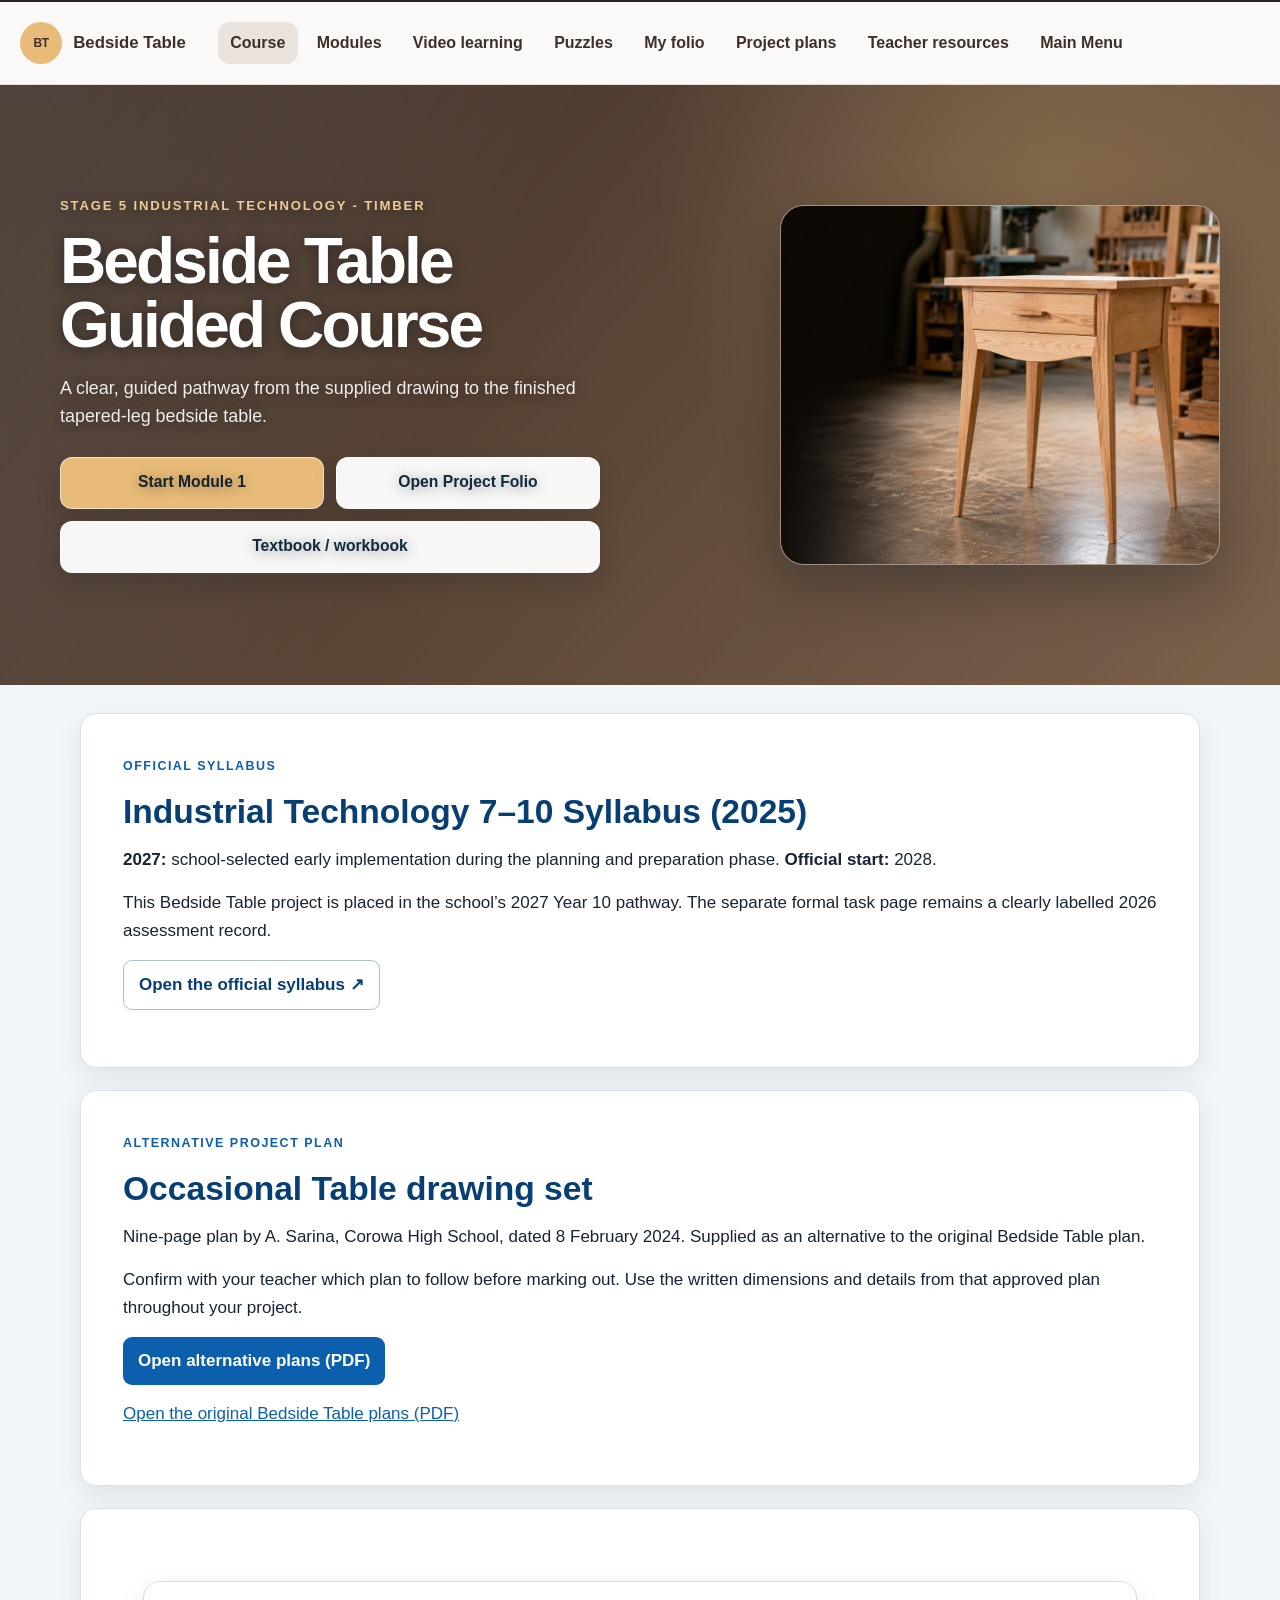
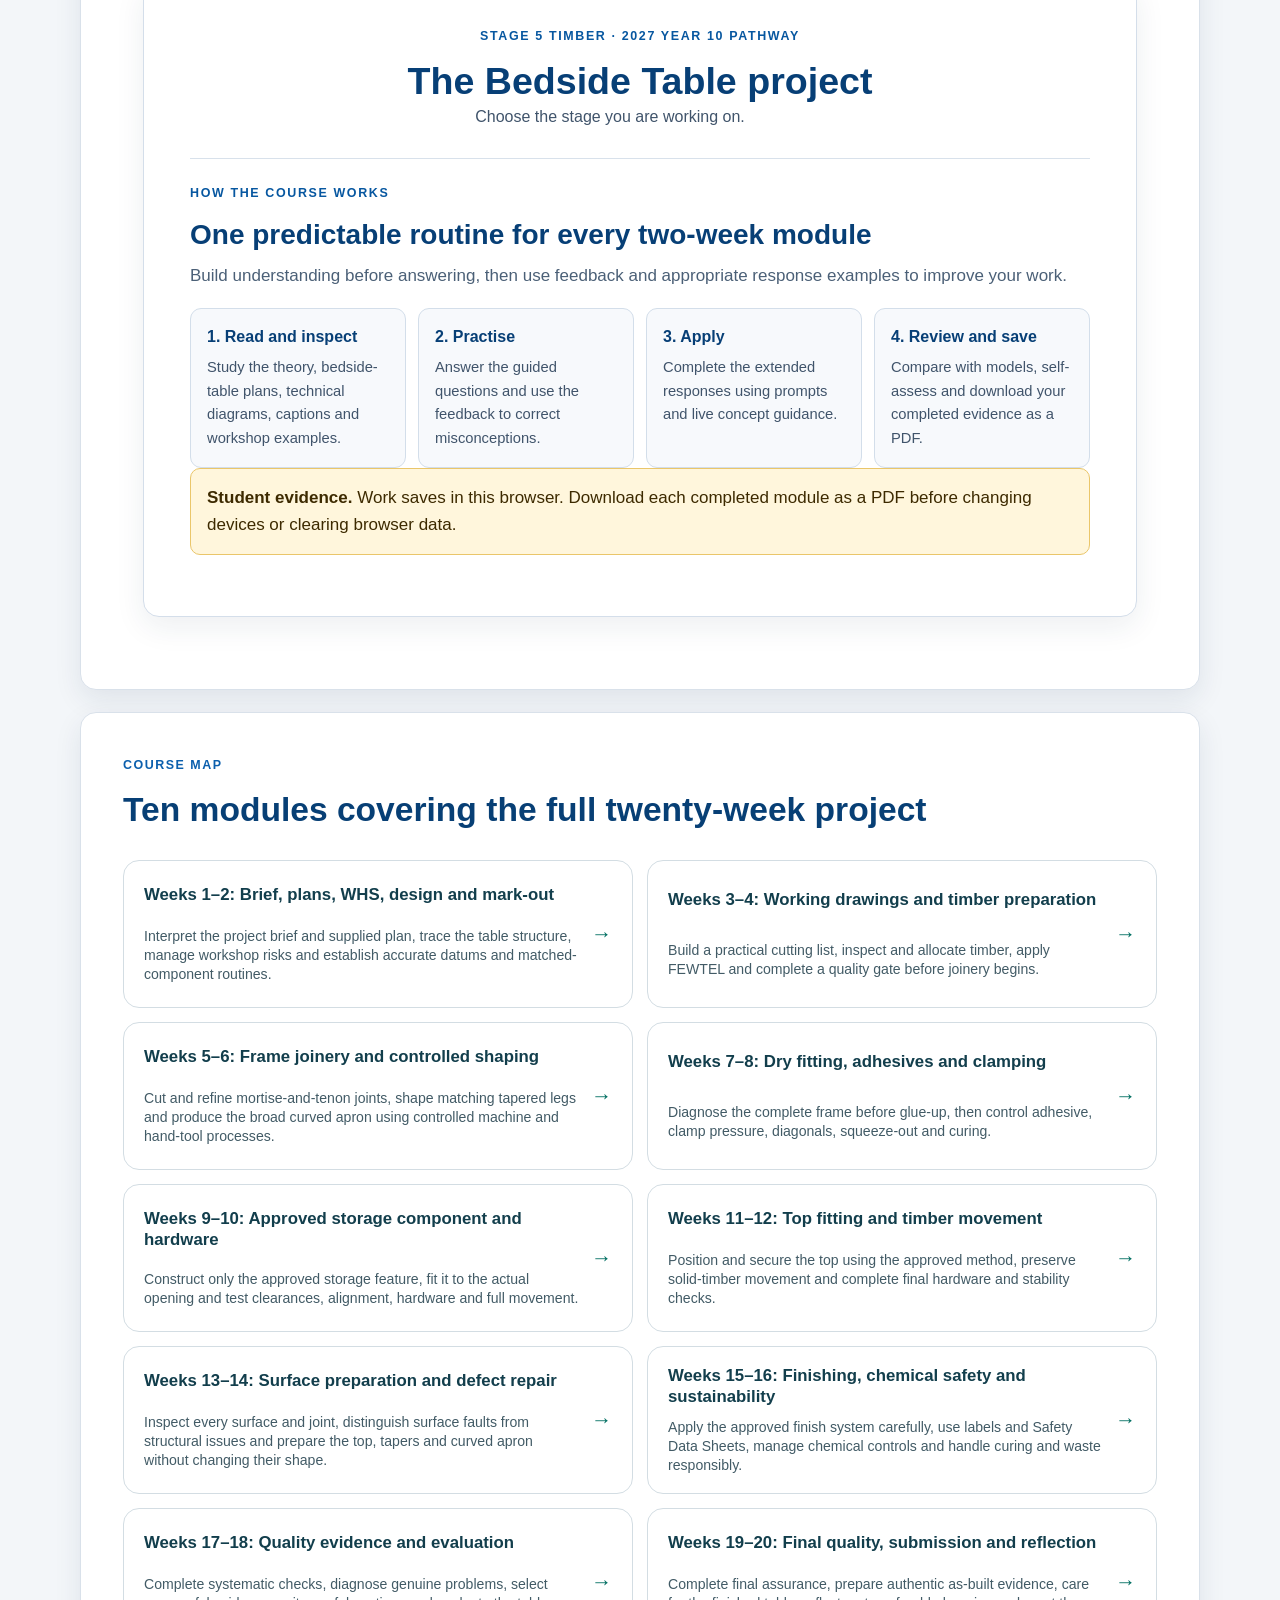
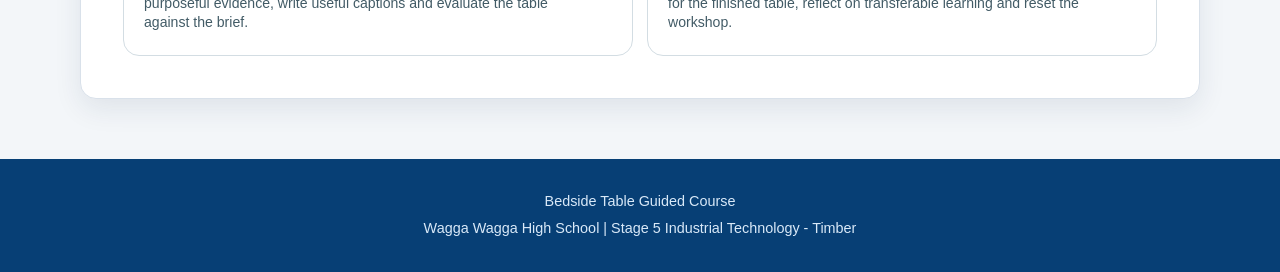
<file: index.html>
<!doctype html>
<html lang="en-AU">
<head>
<meta charset="utf-8"/>
<meta content="width=device-width, initial-scale=1" name="viewport"/>
<meta content="Complete twenty-week Bedside Table guided learning course for Stage 5 Industrial Technology - Timber." name="description"/>
<title>Bedside Table | Stage 5 Industrial Technology - Timber</title>
<link href="styles/course.css" rel="stylesheet"/>
<link href="shared/sister-site.css" rel="stylesheet" data-sister-site-styles/>
<link href="course-family-hero.css" rel="stylesheet"/>
<link href="front-page-cleanup.css" rel="stylesheet"/>
<script src="shared/hub-navigation.js" defer></script>
  <link rel="stylesheet" href="course-family-intro.css">
  </head>
<body>
<a class="skip-link" href="#main-content">Skip to course pages</a>
<header class="hero landing-hero sister-hero course-family-hero" style="--hero-start:#3e3029;--hero-end:#765a43;--hero-accent:#e8bc78">
<div class="hero-inner course-family-hero-inner">
<div class="hero-copy">
<p class="eyebrow">Stage 5 Industrial Technology - Timber</p>
<h1>Bedside Table Guided Course</h1>
<p class="hero-subtitle">A clear, guided pathway from the supplied drawing to the finished tapered-leg bedside table.</p>
<div class="hero-actions">
<a class="button-link" href="weeks1-2/index.html">Start Module 1</a>
<a class="button-link secondary" href="bedside-table-folio.html">Open Project Folio</a>
          <a class="button-link secondary" href="https://stevencowell.github.io/Main-Page/textbook-library/#bedside-table">Textbook / workbook</a>
</div>
</div>
<figure class="hero-showcase"><img alt="Completed light-timber bedside table with tapered legs and a broad curved front apron" class="hero-chair" src="assets/bedside-table-hero-v2.png"/></figure>
</div>
</header>
<main class="landing-main" id="main-content">
<section class="card course-authority-note" aria-labelledby="official-syllabus-title">
<p class="section-kicker">Official syllabus</p>
<h2 id="official-syllabus-title">Industrial Technology 7–10 Syllabus (2025)</h2>
<p><strong>2027:</strong> school-selected early implementation during the planning and preparation phase. <strong>Official start:</strong> 2028.</p>
<p>This Bedside Table project is placed in the school’s 2027 Year 10 pathway. The separate formal task page remains a clearly labelled 2026 assessment record.</p>
<p><a class="button-link secondary" href="https://curriculum.nsw.edu.au/learning-areas/tas/industrial-technology-7-10-2025/overview/course" target="_blank" rel="noopener">Open the official syllabus ↗</a></p>
</section>
<section class="card" id="alternative-project-plan" aria-labelledby="alternative-plan-title">
<p class="section-kicker">Alternative project plan</p>
<h2 id="alternative-plan-title">Occasional Table drawing set</h2>
<p>Nine-page plan by A. Sarina, Corowa High School, dated 8 February 2024. Supplied as an alternative to the original Bedside Table plan.</p>
<p>Confirm with your teacher which plan to follow before marking out. Use the written dimensions and details from that approved plan throughout your project.</p>
<p><a class="button-link" href="Occasional-Table-Alternative-Plans.pdf" target="_blank" rel="noopener">Open alternative plans (PDF)</a></p>
<p><a href="Bedside-Table-Project-Plans.pdf" target="_blank" rel="noopener">Open the original Bedside Table plans (PDF)</a></p>
</section>
<section aria-labelledby="course-path-title" class="course-path card">
    <section class="course-family-intro" aria-labelledby="course-family-intro-title">
  <div class="course-family-intro__inner">
    <header class="course-family-intro__heading">
      <p class="course-family-intro__eyebrow">Stage 5 Timber · 2027 Year 10 pathway</p>
      <h2 id="course-family-intro-title">The Bedside Table project</h2>
      <p class="course-family-intro__lede">Choose the stage you are working on.</p>
    </header>
    <div class="course-family-intro__routine">
      <div class="course-family-intro__routine-heading">
        <p class="course-family-intro__eyebrow">How the course works</p>
        <h3>One predictable routine for every two-week module</h3>
        <p>Build understanding before answering, then use feedback and appropriate response examples to improve your work.</p>
      </div>
      <div class="course-family-intro__cards">
      <article class="course-family-intro__card"><h4>1. Read and inspect</h4><p>Study the theory, bedside-table plans, technical diagrams, captions and workshop examples.</p></article>
      <article class="course-family-intro__card"><h4>2. Practise</h4><p>Answer the guided questions and use the feedback to correct misconceptions.</p></article>
      <article class="course-family-intro__card"><h4>3. Apply</h4><p>Complete the extended responses using prompts and live concept guidance.</p></article>
      <article class="course-family-intro__card"><h4>4. Review and save</h4><p>Compare with models, self-assess and download your completed evidence as a PDF.</p></article>
      </div>
    </div>
    <p class="course-family-intro__evidence"><strong>Student evidence.</strong> Work saves in this browser. Download each completed module as a PDF before changing devices or clearing browser data.</p>

  </div>
</section><div class="phase-grid">
<a class="phase-card current" href="weeks1-2/index.html">
<span class="phase-number">1</span><span class="phase-title">Weeks 1–2: Start the project</span>
</a>
<a class="phase-card" href="weeks3-4/index.html">
<span class="phase-number">2</span><span class="phase-title">Weeks 3–8: Prepare and build the frame</span>
</a>
<a class="phase-card" href="weeks9-10/index.html">
<span class="phase-number">3</span><span class="phase-title">Weeks 9–14: Fit components and prepare surfaces</span>
</a>
<a class="phase-card" href="weeks15-16/index.html">
<span class="phase-number">4</span><span class="phase-title">Weeks 15–20: Finish, evaluate and submit</span>
</a>
</div>
</section>
<section aria-labelledby="course-context-title" class="card front-page-extra">
<p class="section-kicker">Course context</p>
<h2 id="course-context-title">Outcomes and assessment retained from the project unit</h2>
<div class="two-column learning-grid">
<div class="learning-panel">
<h3>Assessment weighting</h3>
<p><strong>Formal Task 2 – 50%</strong><br/>Project 2 + Folio · due Term 3, Week 10</p>
<p><a class="button-link secondary" href="assessment-notification.html">Open the 2026 formal task notification</a></p>
<p class="muted">The guided pages build theory understanding and written evidence. Practical performance and teacher judgement remain separate.</p>
</div>
<div class="learning-panel success">
<h3>Syllabus coverage</h3>
<p>The outcome list provides course context. It does not mean every outcome is separately assessed in this project; use the current project assessment and folio requirements for the evidence expected here.</p>
</div>
</div>
<details class="outcomes-details">
<summary>View the nine 2025 syllabus outcomes</summary>
<ol class="outcome-list">
<li><strong>INT5-SAF-01:</strong> applies risk management and safe work practices in industrial technology contexts.</li>
<li><strong>INT5-COM-01:</strong> communicates ideas and processes in industrial technology contexts.</li>
<li><strong>INT5-ENV-01:</strong> assesses the impact of industrial activities and practices on society and the environment.</li>
<li><strong>INT5-DES-01:</strong> selects and applies design, project management and technical skills in project production.</li>
<li><strong>INT5-USE-01:</strong> selects and justifies the use of materials, tools and equipment to undertake projects.</li>
<li><strong>INT5-EVL-01:</strong> evaluates the functional, aesthetic, economic and environmental qualities of products.</li>
<li><strong>INT5-INP-01:</strong> analyses and applies a range of industrial processes in production contexts.</li>
<li><strong>INT5-PRO-01:</strong> demonstrates practical skills in the production of projects.</li>
<li><strong>INT5-IND-01:</strong> investigates and explains a range of industry careers, enterprise opportunities and practices.</li>
</ol>
</details>
</section>
<section class="card module-pathway" hidden="">
<div class="overview-heading">
<div><p class="section-kicker">Course map</p><h2>Ten modules covering the full twenty-week project</h2></div>
<div class="time-badge">All modules ready</div>
</div>
<div class="week-grid">
<article class="week-card available">
<span class="status">Available</span>
<h3>Weeks 1–2: Brief, plans, WHS, design and mark-out</h3>
<p>Interpret the project brief and supplied plan, trace the table structure, manage workshop risks and establish accurate datums and matched-component routines.</p>
<div class="topics"><span>Project brief</span><span>Plans</span><span>WHS</span><span>Design decisions</span><span>Datums</span></div>
<a class="button-link" href="weeks1-2/index.html">Open Weeks 1–2 →</a>
</article>
<article class="week-card available">
<span class="status">Available</span>
<h3>Weeks 3–4: Working drawings and timber preparation</h3>
<p>Build a practical cutting list, inspect and allocate timber, apply FEWTEL and complete a quality gate before joinery begins.</p>
<div class="topics"><span>Working drawings</span><span>Cutting list</span><span>Timber defects</span><span>FEWTEL</span><span>Labels</span></div>
<a class="button-link" href="weeks3-4/index.html">Open Weeks 3–4 →</a>
</article>
<article class="week-card available">
<span class="status">Available</span>
<h3>Weeks 5–6: Frame joinery and controlled shaping</h3>
<p>Cut and refine mortise-and-tenon joints, shape matching tapered legs and produce the broad curved apron using controlled machine and hand-tool processes.</p>
<div class="topics"><span>Frame components</span><span>Mortise and tenon</span><span>Mortiser</span><span>Tapered legs</span><span>Curved apron</span></div>
<a class="button-link" href="weeks5-6/index.html">Open Weeks 5–6 →</a>
</article>
<article class="week-card available">
<span class="status">Available</span>
<h3>Weeks 7–8: Dry fitting, adhesives and clamping</h3>
<p>Diagnose the complete frame before glue-up, then control adhesive, clamp pressure, diagonals, squeeze-out and curing.</p>
<div class="topics"><span>Dry fit</span><span>Assembly order</span><span>Adhesives</span><span>Clamping</span><span>Diagonals</span></div>
<a class="button-link" href="weeks7-8/index.html">Open Weeks 7–8 →</a>
</article>
<article class="week-card available">
<span class="status">Available</span>
<h3>Weeks 9–10: Approved storage component and hardware</h3>
<p>Construct only the approved storage feature, fit it to the actual opening and test clearances, alignment, hardware and full movement.</p>
<div class="topics"><span>Approved storage</span><span>Actual opening</span><span>Clearances</span><span>Hardware</span><span>Pilot holes</span></div>
<a class="button-link" href="weeks9-10/index.html">Open Weeks 9–10 →</a>
</article>
<article class="week-card available">
<span class="status">Available</span>
<h3>Weeks 11–12: Top fitting and timber movement</h3>
<p>Position and secure the top using the approved method, preserve solid-timber movement and complete final hardware and stability checks.</p>
<div class="topics"><span>Top alignment</span><span>Timber movement</span><span>Fixing method</span><span>Hardware checks</span><span>Stability</span></div>
<a class="button-link" href="weeks11-12/index.html">Open Weeks 11–12 →</a>
</article>
<article class="week-card available">
<span class="status">Available</span>
<h3>Weeks 13–14: Surface preparation and defect repair</h3>
<p>Inspect every surface and joint, distinguish surface faults from structural issues and prepare the top, tapers and curved apron without changing their shape.</p>
<div class="topics"><span>Inspection</span><span>Abrasives</span><span>Tapered surfaces</span><span>Curved apron</span><span>Defect repair</span></div>
<a class="button-link" href="weeks13-14/index.html">Open Weeks 13–14 →</a>
</article>
<article class="week-card available">
<span class="status">Available</span>
<h3>Weeks 15–16: Finishing, chemical safety and sustainability</h3>
<p>Apply the approved finish system carefully, use labels and Safety Data Sheets, manage chemical controls and handle curing and waste responsibly.</p>
<div class="topics"><span>Finish system</span><span>Application</span><span>Curing</span><span>Chemical safety</span><span>SDS</span></div>
<a class="button-link" href="weeks15-16/index.html">Open Weeks 15–16 →</a>
</article>
<article class="week-card available">
<span class="status">Available</span>
<h3>Weeks 17–18: Quality evidence and evaluation</h3>
<p>Complete systematic checks, diagnose genuine problems, select purposeful evidence, write useful captions and evaluate the table against the brief.</p>
<div class="topics"><span>Quality checks</span><span>Problem solving</span><span>Evidence</span><span>Captions</span><span>Evaluation</span></div>
<a class="button-link" href="weeks17-18/index.html">Open Weeks 17–18 →</a>
</article>
<article class="week-card available">
<span class="status">Available</span>
<h3>Weeks 19–20: Final quality, submission and reflection</h3>
<p>Complete final assurance, prepare authentic as-built evidence, care for the finished table, reflect on transferable learning and reset the workshop.</p>
<div class="topics"><span>Final inspection</span><span>Diagnosis</span><span>Care</span><span>Submission</span><span>Reflection</span></div>
<a class="button-link" href="weeks19-20/index.html">Open Weeks 19–20 →</a>
</article>
</div>
</section>
<section class="card resource-row front-page-extra">
<div>
<p class="section-kicker">Core project resource</p>
<h2>Bedside Table Project Plan</h2>
<p class="muted">The supplied project drawing is included locally. Use its written dimensions, views, notes and teacher directions rather than measuring the displayed image.</p>
</div>
<div><a class="button-link" href="Bedside-Table-Project-Plans.pdf" rel="noopener" target="_blank">Open the supplied plan</a></div>
</section>
</main>
<footer>
<p>Bedside Table Guided Course</p>
<p>Wagga Wagga High School | Stage 5 Industrial Technology - Timber</p>
</footer>
  <script src="vendor/html2canvas.min.js"></script>
  </body>
</html>
</file>
<file: styles/course.css>
:root {
  --brand: #0b5fad;
  --brand-dark: #073f75;
  --brand-light: #eaf4ff;
  --accent: #0d7a68;
  --accent-light: #e8f7f3;
  --amber: #9a6400;
  --amber-light: #fff5d9;
  --danger: #a62e2e;
  --danger-light: #fff0f0;
  --ink: #182334;
  --muted: #5a6778;
  --line: #d9e1ea;
  --surface: #ffffff;
  --background: #f3f6f9;
  --shadow: 0 10px 28px rgba(25, 48, 74, 0.09);
  --radius: 16px;
}

* { box-sizing: border-box; }
html { scroll-behavior: smooth; }
body {
  margin: 0;
  font-family: Arial, Helvetica, sans-serif;
  color: var(--ink);
  background: var(--background);
  line-height: 1.65;
  font-size: 17px;
}
img { max-width: 100%; }
a { color: var(--brand); }
button, input, textarea { font: inherit; }
button { cursor: pointer; }
.visually-hidden { position: absolute !important; width: 1px !important; height: 1px !important; padding: 0 !important; margin: -1px !important; overflow: hidden !important; clip: rect(0,0,0,0) !important; white-space: nowrap !important; border: 0 !important; }

.skip-link {
  position: absolute;
  top: -100px;
  left: 16px;
  z-index: 1000;
  padding: 10px 16px;
  background: #fff;
  color: var(--brand-dark);
  border-radius: 8px;
}
.skip-link:focus { top: 16px; }

.course-bar {
  background: #fff;
  border-bottom: 1px solid var(--line);
  position: sticky;
  top: 0;
  z-index: 30;
  box-shadow: 0 4px 14px rgba(25,48,74,.07);
}
.course-bar-inner {
  width: min(1180px, calc(100% - 36px));
  min-height: 58px;
  margin: 0 auto;
  display: flex;
  justify-content: space-between;
  align-items: center;
  gap: 18px;
}
.course-brand { color: var(--brand-dark); text-decoration: none; font-weight: 900; }
.course-links { display: flex; flex-wrap: wrap; gap: 7px; }
.course-links a {
  color: var(--brand-dark);
  text-decoration: none;
  font-weight: 800;
  padding: 7px 10px;
  border-radius: 8px;
}
.course-links a:hover, .course-links a:focus, .course-links a.active { background: var(--brand-light); color: var(--brand); }

.hero {
  background: linear-gradient(125deg, var(--brand-dark), var(--brand));
  color: #fff;
  overflow: hidden;
}
.landing-hero {
  background-color: var(--brand-dark);
  background-image:
    linear-gradient(90deg, rgba(8, 31, 47, .96) 0%, rgba(8, 31, 47, .88) 42%, rgba(8, 31, 47, .42) 72%, rgba(8, 31, 47, .16) 100%),
    url("../assets/bedside-table-hero-v2.png");
  background-position: center, right center;
  background-size: 100% 100%, auto 100%;
  background-repeat: no-repeat, no-repeat;
}
.landing-hero .hero-inner {
  grid-template-columns: minmax(0, 780px) 1fr;
  min-height: clamp(330px, 34vw, 410px);
}
.landing-hero .hero-copy { text-shadow: 0 2px 14px rgba(0, 0, 0, .4); }
.landing-hero .hero-chair { display: none; }
.hero-inner {
  width: min(1180px, calc(100% - 36px));
  margin: 0 auto;
  min-height: 325px;
  display: grid;
  grid-template-columns: 1fr 280px;
  gap: 30px;
  align-items: center;
  position: relative;
}
.hero-copy { padding: 44px 0; position: relative; z-index: 2; }
.eyebrow, .section-kicker {
  margin: 0 0 6px;
  font-size: .78rem;
  letter-spacing: .12em;
  text-transform: uppercase;
  font-weight: 800;
}
.hero h1 { font-size: clamp(2.25rem, 5vw, 4.2rem); line-height: 1.05; margin: 0 0 10px; }
.hero-subtitle { font-size: clamp(1.1rem, 2vw, 1.4rem); margin: 0 0 20px; max-width: 790px; }
.hero-pills { display: flex; flex-wrap: wrap; gap: 9px; }
.hero-pills span {
  background: rgba(255,255,255,.14);
  border: 1px solid rgba(255,255,255,.32);
  border-radius: 999px;
  padding: 7px 12px;
  font-weight: 700;
  font-size: .9rem;
}
.hero-chair {
  max-height: 290px;
  width: auto;
  justify-self: center;
  filter: drop-shadow(0 18px 20px rgba(0,0,0,.28));
}

.lesson-hero {
  background-image:
    linear-gradient(90deg, rgba(8, 31, 47, .94) 0%, rgba(8, 31, 47, .80) 45%, rgba(8, 31, 47, .34) 76%, rgba(8, 31, 47, .16) 100%),
    url("../assets/bedside-table-hero-v2.png");
  background-position: center;
  background-size: cover;
  color: #fff;
}
.lesson-hero .hero-inner { min-height: 275px; grid-template-columns: 1fr; }
.lesson-hero .hero-copy { padding: 42px 0; max-width: 760px; text-shadow: 0 2px 14px rgba(0, 0, 0, .4); }
.lesson-hero .eyebrow { color: #fff; }
.lesson-hero h1 { color: #fff; font-size: clamp(2.5rem, 4.6vw, 3.8rem); margin-bottom: 6px; }
.lesson-hero .hero-subtitle { color: rgba(255,255,255,.94); font-size: clamp(1.05rem, 1.9vw, 1.25rem); margin-bottom: 0; }
.lesson-hero .hero-chair { display: none; }
.lesson-hero .hero-pills { display: none; }
.lesson-hero + main { margin-top: 30px; }
.lesson-hero + main .lesson-overview .roadmap { grid-template-columns: repeat(3, 1fr); margin: 18px 0 0; }
.lesson-hero + main .lesson-overview .roadmap li { min-height: 0; padding: 8px 14px; border: 0; border-left: 4px solid var(--brand); border-radius: 0; background: transparent; }
.lesson-hero + main .lesson-overview .roadmap li:nth-child(n+4) { display: none; }
.lesson-hero + main .lesson-overview .learning-grid { display: none; }

main { width: min(1120px, calc(100% - 34px)); margin: -24px auto 60px; position: relative; z-index: 3; }
.card {
  background: var(--surface);
  border: 1px solid var(--line);
  border-radius: var(--radius);
  box-shadow: var(--shadow);
  padding: clamp(22px, 4vw, 42px);
  margin: 0 0 22px;
}
.welcome-card {
  background: linear-gradient(145deg, #fff, #f4fbf9);
  border-top: 6px solid var(--accent);
}
.welcome-card h2 { color: var(--brand-dark); margin-bottom: 8px; }
.welcome-card p:last-child { font-size: 1.08rem; margin-bottom: 0; max-width: 880px; }
.card h2 { margin: 0 0 14px; color: var(--brand-dark); font-size: clamp(1.55rem, 2.8vw, 2.1rem); line-height: 1.2; }
.card h3 { margin: 28px 0 8px; color: var(--ink); font-size: 1.15rem; }
.card p { margin: 0 0 15px; }
.section-kicker { color: var(--brand); }
.muted { color: var(--muted); }
.lead { font-size: 1.1rem; color: #33465d; }
.small-note { color: var(--muted); font-size: .88rem; margin-top: 18px !important; }

.student-strip { display: grid; grid-template-columns: 1fr minmax(300px, 1.2fr) auto; gap: 22px; align-items: end; }
.student-strip h2 { font-size: 1.35rem; margin-bottom: 4px; }
.student-fields { display: grid; grid-template-columns: 1fr 1fr 1fr; gap: 12px; }
.student-fields label span { display: block; font-weight: 800; margin-bottom: 5px; font-size: .9rem; }
input[type="text"] {
  width: 100%;
  border: 1px solid #aebccc;
  border-radius: 9px;
  padding: 11px 12px;
  background: #fff;
  color: var(--ink);
}
input[type="text"]:focus, textarea:focus { outline: 3px solid rgba(11,95,173,.18); border-color: var(--brand); }
.save-status { align-self: center; color: var(--accent); font-weight: 800; font-size: .88rem; min-width: 78px; text-align: right; }

.overview-heading, .activity-heading { display: flex; justify-content: space-between; gap: 22px; align-items: flex-start; }
.time-badge { background: var(--brand-light); color: var(--brand-dark); font-weight: 800; padding: 9px 13px; border-radius: 999px; white-space: nowrap; }
.roadmap { list-style: none; padding: 0; margin: 24px 0; display: grid; grid-template-columns: repeat(5, 1fr); gap: 10px; }
.roadmap li { border: 1px solid var(--line); border-radius: 12px; padding: 14px; background: #fafcff; min-height: 112px; }
.roadmap strong { display: block; color: var(--brand); margin-bottom: 5px; }
.roadmap span { color: var(--muted); font-size: .93rem; line-height: 1.45; display: block; }
.module-summary { margin: 4px 0 20px !important; color: var(--muted); font-size: 1.05rem; }
.module-focus { display: grid; grid-template-columns: repeat(3, 1fr); gap: 12px; }
.module-focus div { border-left: 4px solid var(--brand); padding: 5px 14px; }
.module-focus strong { display: block; color: var(--brand-dark); }
.module-focus span { display: block; margin-top: 3px; color: var(--muted); font-size: .92rem; line-height: 1.45; }
.two-column { display: grid; grid-template-columns: 1fr 1fr; gap: 16px; }
.learning-panel { background: var(--brand-light); border: 1px solid #bdd8ef; border-radius: 12px; padding: 18px; }
.learning-panel.success { background: var(--accent-light); border-color: #b8ded5; }
.learning-panel h3 { margin-top: 0; color: var(--brand-dark); }
.learning-panel ul { margin-bottom: 0; padding-left: 1.2rem; }

.lesson-nav { padding: 12px 16px; display: flex; flex-wrap: wrap; gap: 8px; position: sticky; top: 66px; z-index: 10; }
.lesson-nav { display: none; }
.lesson-nav a { text-decoration: none; font-weight: 800; color: var(--brand-dark); background: var(--brand-light); border-radius: 999px; padding: 8px 12px; font-size: .88rem; }
.lesson-nav a:hover, .lesson-nav a:focus { background: var(--brand); color: #fff; }

.part-banner {
  padding: 18px 22px;
  margin: 34px 0 18px;
  border-radius: 14px;
  color: #fff;
  background: linear-gradient(115deg, var(--brand-dark), var(--brand));
  box-shadow: var(--shadow);
}
.part-banner.week-two, .part-banner.week-four { background: linear-gradient(115deg, #0a5f50, var(--accent)); }
.part-banner p { margin: 4px 0 0; color: rgba(255,255,255,.9); }
.part-banner h2 { color: #fff; margin: 0; }

.callout { border-radius: 12px; padding: 16px 18px; display: grid; grid-template-columns: 40px 1fr; gap: 12px; align-items: start; margin: 22px 0; }
.callout-icon { width: 34px; height: 34px; border-radius: 50%; display: grid; place-items: center; font-weight: 900; }
.callout.key-idea { background: var(--brand-light); border: 1px solid #bed9ef; }
.callout.key-idea .callout-icon { background: var(--brand); color: #fff; }
.callout.warning { background: var(--amber-light); border: 1px solid #edd18f; }
.callout.warning .callout-icon { background: var(--amber); color: #fff; }
.callout.coach { background: var(--accent-light); border: 1px solid #b9ded5; }
.callout.coach .callout-icon { background: var(--accent); color: #fff; }

.criteria-grid, .mechanism-grid, .distortion-grid, .joint-grid { display: grid; grid-template-columns: repeat(4, 1fr); gap: 12px; margin-top: 20px; }
.criteria-grid article, .mechanism-grid article, .distortion-grid article, .joint-grid article { border: 1px solid var(--line); border-radius: 12px; padding: 16px; background: #fbfcfe; }
.criteria-grid h3, .mechanism-grid h3, .distortion-grid h3, .joint-grid h3 { margin: 0 0 5px; color: var(--brand-dark); }
.criteria-grid p, .mechanism-grid p, .distortion-grid p, .joint-grid p { margin: 0; color: var(--muted); font-size: .94rem; }
.mechanism-grid .number, .fewtel-step .letter { width: 34px; height: 34px; display: grid; place-items: center; border-radius: 50%; background: var(--brand); color: #fff; font-weight: 900; margin-bottom: 10px; }

.plan-layout { display: grid; grid-template-columns: minmax(310px, 1fr) 1fr; gap: 26px; align-items: start; }
.plan-figure { margin: 0; border: 1px solid var(--line); border-radius: 12px; padding: 12px; background: #f8fafc; }
.plan-figure img { display: block; border-radius: 8px; width: 100%; }
.plan-figure figcaption { color: var(--muted); font-size: .86rem; margin-top: 8px; text-align: center; }
.process-steps { list-style: none; padding: 0; margin: 16px 0 0; display: grid; gap: 9px; }
.process-steps li { display: grid; grid-template-columns: 38px 1fr; gap: 12px; align-items: start; padding: 12px; border: 1px solid var(--line); border-radius: 10px; }
.process-steps li > span { width: 32px; height: 32px; display: grid; place-items: center; border-radius: 50%; background: var(--brand-light); color: var(--brand-dark); font-weight: 900; }
.process-steps p { margin: 2px 0 0; color: var(--muted); }

.image-grid { display: grid; grid-template-columns: repeat(4, 1fr); gap: 13px; margin: 20px 0; }
.tool-card { border: 1px solid var(--line); border-radius: 12px; overflow: hidden; background: #fff; }
.tool-card img { width: 100%; height: 180px; object-fit: contain; object-position: center; display: block; padding: 10px; background: #fff; }
.tool-card div { padding: 12px 13px; }
.tool-card strong { display: block; color: var(--brand-dark); margin-bottom: 3px; }
.tool-card p { color: var(--muted); font-size: .88rem; margin: 0; line-height: 1.45; }

.theory-table-wrap { overflow-x: auto; margin: 18px 0; }
.theory-table { width: 100%; min-width: 650px; border-collapse: collapse; }
.theory-table th, .theory-table td { border: 1px solid #cad4df; padding: 11px 12px; text-align: left; vertical-align: top; }
.theory-table th { background: #edf3f9; color: var(--brand-dark); }
.theory-table tbody tr:nth-child(even) { background: #fbfcfe; }

.textbook-section { display: flow-root; scroll-margin-top: 86px; }
.lesson-visual {
  float: right;
  width: min(42%, 430px);
  margin: .25rem 0 1rem 1.4rem;
  padding: .7rem;
  border: 1px solid var(--line);
  border-radius: 14px;
  background: #f8fbfe;
  box-shadow: 0 10px 24px rgba(17, 46, 74, .09);
}
.lesson-visual--left { float: left; margin: .25rem 1.4rem 1rem 0; }
.lesson-visual img { display: block; width: 100%; height: auto; border-radius: 9px; background: #fff; }
.lesson-visual figcaption { margin-top: .65rem; color: var(--muted); font-size: .82rem; line-height: 1.45; }

.example-strip { display: grid; grid-template-columns: 1fr auto 1.35fr auto 1.4fr; gap: 12px; align-items: center; margin: 20px 0 26px; }
.example-strip > div:not(.arrow) { border: 1px solid var(--line); border-radius: 11px; padding: 14px; min-height: 93px; }
.example-strip span { display: block; text-transform: uppercase; font-size: .72rem; letter-spacing: .08em; color: var(--brand); font-weight: 900; margin-bottom: 4px; }
.example-strip .arrow { color: var(--brand); font-size: 1.5rem; font-weight: 900; }
.control-ladder { display: grid; gap: 7px; max-width: 850px; margin: 16px auto 24px; }
.control-ladder div { display: flex; justify-content: space-between; gap: 18px; padding: 12px 16px; border-radius: 8px; color: #fff; }
.control-ladder div:nth-child(1) { background: #176b58; }
.control-ladder div:nth-child(2) { background: #2c7a67; margin: 0 2%; }
.control-ladder div:nth-child(3) { background: #428c79; margin: 0 4%; }
.control-ladder div:nth-child(4) { background: #6a7f91; margin: 0 6%; }
.control-ladder div:nth-child(5) { background: #8a6670; margin: 0 8%; }
.control-ladder span { text-align: right; }

.fewtel-grid { display: grid; grid-template-columns: repeat(6, 1fr); gap: 10px; margin: 18px 0; }
.fewtel-step { border: 1px solid var(--line); border-radius: 12px; padding: 13px; background: #fbfcfe; min-height: 170px; }
.fewtel-step h3 { margin: 0 0 5px; color: var(--brand-dark); font-size: 1rem; }
.fewtel-step p { margin: 0; color: var(--muted); font-size: .86rem; line-height: 1.45; }

.activity-section { border-top: 5px solid var(--brand); background: linear-gradient(145deg, #eef7ff, #f8fbff); border-color: #c8ddec; }
.activity-section .activity-heading { padding-bottom: 18px; border-bottom: 1px solid #c8ddec; }
.activity-section .question-card, .activity-section .written-card { background: #fff; }
.activity-section .section-kicker { display: flex; align-items: center; gap: 8px; }
.activity-section .section-kicker::before { content: ''; width: 28px; height: 28px; flex: 0 0 28px; background: center / contain no-repeat url("data:image/svg+xml,%3Csvg xmlns='http://www.w3.org/2000/svg' viewBox='0 0 48 48'%3E%3Crect x='8' y='7' width='25' height='34' rx='3' fill='%23fff' stroke='%230b5fad' stroke-width='3'/%3E%3Cpath d='M14 17h13M14 24h13M14 31h9' stroke='%230b5fad' stroke-width='3' stroke-linecap='round'/%3E%3Cpath d='M31 35 40 15l4 2-9 20-6 3z' fill='%230d7a68' stroke='%23073f75' stroke-width='2'/%3E%3C/svg%3E"); }
.activity-section .section-kicker::after { content: 'Do now'; margin-left: 2px; padding: 3px 8px; border-radius: 999px; background: #dceeff; color: var(--brand-dark); font-size: .68rem; letter-spacing: .07em; }
.progress-ring { width: 88px; height: 88px; flex: 0 0 88px; border: 7px solid #dfeaf4; border-top-color: var(--brand); border-radius: 50%; display: grid; place-content: center; text-align: center; }
.progress-ring.written { border-top-color: var(--accent); }
.progress-ring strong { font-size: 1.05rem; line-height: 1; color: var(--brand-dark); }
.progress-ring span { font-size: .7rem; color: var(--muted); }
.question-list, .written-list { display: grid; gap: 16px; margin-top: 24px; }
.question-card { border: 1px solid var(--line); border-radius: 14px; padding: 20px; background: #fcfdff; }
.question-card.mastered { border-color: #93cdbf; background: #f8fffd; }
.question-number { display: inline-flex; align-items: center; justify-content: center; width: 32px; height: 32px; border-radius: 50%; background: var(--brand); color: #fff; font-weight: 900; margin-right: 8px; }
.question-title { margin: 0 0 14px; font-size: 1.05rem; }
.options { display: grid; gap: 8px; margin: 12px 0; }
.option-label { display: grid; grid-template-columns: 22px 1fr; gap: 10px; align-items: start; padding: 11px 12px; border: 1px solid #cbd5df; border-radius: 9px; background: #fff; cursor: pointer; }
.option-label:hover { border-color: var(--brand); background: var(--brand-light); }
.option-label:has(input:checked) { border-color: var(--brand); box-shadow: 0 0 0 2px rgba(11,95,173,.1); }
.option-label.option-wrong { border-color: #e0a6a6; background: var(--danger-light); }
.option-label.option-correct { border-color: #81c4b5; background: var(--accent-light); }
.option-label input { margin-top: 3px; }
.question-actions, .written-actions, .button-row { display: flex; flex-wrap: wrap; gap: 9px; align-items: center; margin-top: 14px; }
.primary-button, .secondary-button, .hint-button, .check-button, .model-button, .score-button, .secondary-hint-button {
  border-radius: 9px;
  padding: 10px 14px;
  font-weight: 800;
  border: 1px solid transparent;
  max-width: 100%;
  white-space: normal;
}
.primary-button, .check-button { background: var(--brand); color: #fff; }
.primary-button:hover, .check-button:hover { background: var(--brand-dark); }
.secondary-button, .hint-button, .model-button, .secondary-hint-button { background: #fff; color: var(--brand-dark); border-color: #aebfd0; }
.secondary-button:hover, .hint-button:hover, .model-button:hover, .secondary-hint-button:hover { background: var(--brand-light); }
.feedback, .theory-hint-panel, .hint-panel, .model-panel, .response-guidance { display: none; margin-top: 13px; border-radius: 10px; padding: 13px 15px; }
.feedback.show, .theory-hint-panel.show, .hint-panel.show, .model-panel.show, .response-guidance.show { display: block; }
.feedback.correct { background: var(--accent-light); border-left: 5px solid var(--accent); }
.feedback.not-yet { background: var(--amber-light); border-left: 5px solid var(--amber); }
.feedback.error { background: var(--danger-light); border-left: 5px solid var(--danger); }
.hint-panel { background: var(--brand-light); border-left: 5px solid var(--brand); }
.theory-hint-panel { background: #fff8df; border-left: 5px solid var(--amber); }
.theory-hint-panel p { margin: 7px 0 11px; }
.theory-revisit-link, .written-theory-link a { color: var(--brand-dark); font-weight: 900; }
.model-panel { background: #f1f4f8; border: 1px solid #cfd9e4; }
.attempts { color: var(--muted); font-size: .84rem; margin-left: auto; }
.mastery-badge { display: none; color: var(--accent); font-weight: 900; }
.question-card.mastered .mastery-badge { display: inline; }

.written-card { border: 1px solid var(--line); border-radius: 14px; padding: 22px; background: #fcfdff; }
.written-card.reviewed { border-color: #9ccdc1; background: #fbfffe; }
.written-card h3 { margin: 0 0 8px; color: var(--brand-dark); }
.written-prompt { margin-bottom: 8px; }
.question-clarification { margin: 0 0 15px; }
.clarification-button {
  min-height: 42px;
  border: 1px solid #aebfd0;
  border-radius: 9px;
  padding: 8px 12px;
  background: #fff;
  color: var(--brand-dark);
  font-weight: 800;
}
.clarification-button:hover { background: var(--brand-light); }
.clarification-button:focus-visible { outline: 3px solid rgba(11,95,173,.28); outline-offset: 2px; }
.clarification-panel { margin-top: 9px; border-left: 5px solid var(--accent); border-radius: 10px; padding: 12px 14px; background: #eef9f6; color: var(--ink); }
.clarification-panel[hidden] { display: none; }
.scaffold { border-left: 4px solid var(--brand); background: var(--brand-light); border-radius: 0 10px 10px 0; padding: 13px 16px; margin: 14px 0; }
.scaffold strong { display: block; margin-bottom: 5px; }
.scaffold ul { margin: 4px 0 0; padding-left: 1.15rem; }
.written-theory-link { margin: 11px 0 0; padding-top: 10px; border-top: 1px solid rgba(11,95,173,.2); }
.written-theory-link strong { display: inline; }
textarea { width: 100%; min-height: 175px; resize: vertical; border: 1px solid #aebccc; border-radius: 10px; padding: 13px; color: var(--ink); background: #fff; }
.response-meta { display: flex; flex-wrap: wrap; gap: 14px; color: var(--muted); font-size: .84rem; margin-top: 7px; }
.concept-list { display: flex; flex-wrap: wrap; gap: 7px; margin-top: 9px; }
.concept-chip { background: #edf1f5; color: var(--muted); border-radius: 999px; padding: 4px 9px; font-size: .78rem; font-weight: 800; }
.concept-chip.met { background: var(--accent-light); color: #176b58; }
.response-guidance { background: var(--amber-light); border-left: 5px solid var(--amber); }
.response-guidance.ready { background: var(--accent-light); border-left-color: var(--accent); }
.size-entry { display: grid; grid-template-columns: repeat(3, minmax(76px, 1fr)); gap: 7px; }
.size-entry-label { grid-column: 1 / -1; font-size: .8rem; color: var(--muted); font-weight: 700; }
.size-entry label { display: grid; gap: 3px; font-size: .74rem; font-weight: 800; color: var(--brand-dark); }
.size-entry input { min-width: 0; width: 100%; padding: 7px 8px; border: 1px solid #aebccc; border-radius: 7px; color: var(--ink); background: #fff; }
.size-entry input:focus { outline: 3px solid rgba(11,95,173,.18); border-color: var(--brand); }
.size-entry input.size-correct { border-color: #4ba58f; background: var(--accent-light); }
.size-entry input.size-not-yet { border-color: var(--amber); background: var(--amber-light); }
.size-task { margin-top: 16px; padding: 14px 16px; border: 1px solid #bed7ef; border-radius: 11px; background: var(--brand-light); }
.size-task p { margin: 0; }
.plan-reference { display: flex; flex-wrap: wrap; gap: 10px; align-items: center; margin: 16px 0 0; color: var(--muted); font-size: .9rem; }
.plan-reference .secondary-button { text-decoration: none; }
.practical-ready { background: #f4f9fd; border-color: #bed7ef; }
.readiness-list { display: grid; gap: 10px; margin-top: 16px; }
.readiness-list label { display: flex; gap: 10px; align-items: flex-start; padding: 11px 13px; border: 1px solid var(--line); border-radius: 9px; background: #fff; font-weight: 700; }
.readiness-list input { width: 18px; height: 18px; margin-top: 1px; accent-color: var(--brand); }
.self-score { display: none; margin-top: 13px; padding-top: 13px; border-top: 1px solid var(--line); }
.self-score.show { display: block; }
.score-buttons { display: flex; flex-wrap: wrap; gap: 7px; margin-top: 8px; }
.score-button { background: #fff; border-color: #b6c3d0; color: var(--ink); padding: 7px 10px; font-size: .86rem; }
.score-button.selected { background: var(--brand); border-color: var(--brand); color: #fff; }

.completion-card { background: linear-gradient(140deg, #f7fbff, #f4fffb); border-top: 5px solid var(--accent); }
.completion-summary { display: grid; grid-template-columns: repeat(3, 1fr); gap: 10px; margin: 18px 0; }
.completion-summary div { background: #fff; border: 1px solid var(--line); border-radius: 11px; padding: 14px; }
.completion-summary span { display: block; color: var(--muted); font-size: .82rem; }
.completion-summary strong { color: var(--brand-dark); }
.week-switcher { display: flex; justify-content: space-between; align-items: center; gap: 12px; margin-top: 22px; }
.week-switcher a { display: inline-flex; align-items: center; justify-content: center; min-height: 44px; border-radius: 9px; padding: 10px 15px; text-decoration: none; font-weight: 800; border: 1px solid #aebfd0; background: #fff; }
.week-switcher a.next { background: var(--brand); color: #fff; border-color: var(--brand); }

/* Landing page */
.landing-main { margin-top: 28px; }
.course-path { padding: clamp(26px, 4vw, 42px); }
.course-routine { margin: 0 0 28px; padding: 24px; border-top: 1px solid var(--line); border-bottom: 1px solid var(--line); }
.course-routine h3 { margin: 0 0 8px; color: var(--brand-dark); font-size: clamp(1.35rem, 2.4vw, 1.75rem); }
.path-heading { display: block; margin: 0 auto 28px; text-align: center; }
.path-heading > div { width: 100%; margin: 0 auto; text-align: center; }
.path-heading h2 { margin: 0 0 8px; text-align: center; }
.path-heading p { max-width: none; margin: 0; text-align: center; }
.path-heading .section-kicker { margin: 0 0 6px; text-align: center; }
.phase-grid { display: grid; grid-template-columns: repeat(2, minmax(0, 1fr)); gap: 22px; }
.phase-card { display: grid; grid-template-rows: minmax(160px, 1fr) auto; overflow: hidden; min-height: 250px; border: 1px solid #d6e2ee; border-radius: 14px; text-decoration: none; color: var(--ink); background: #fff; box-shadow: 0 7px 18px rgba(25, 48, 74, .10); transition: transform .16s ease, box-shadow .16s ease; }
.phase-card:hover, .phase-card:focus { transform: translateY(-3px); box-shadow: 0 13px 25px rgba(25, 48, 74, .15); }
.phase-card.current { border: 2px solid var(--brand); }
.phase-number { display: grid; place-items: center; background: #eaf4ff; color: var(--brand); font-size: clamp(3.4rem, 7vw, 5.2rem); font-weight: 800; line-height: 1; }
.phase-title { display: grid; place-items: center; min-height: 96px; padding: 20px 24px; color: #303840; font-size: clamp(1.05rem, 2vw, 1.3rem); font-weight: 800; line-height: 1.35; text-align: center; }
.how-grid { display: grid; grid-template-columns: repeat(4, 1fr); gap: 12px; margin-top: 20px; }
.how-grid article { border: 1px solid var(--line); border-radius: 12px; padding: 17px; background: #fbfcfe; }
.how-grid strong { color: var(--brand-dark); font-size: 1.05rem; }
.how-grid p { margin: 5px 0 0; color: var(--muted); font-size: .92rem; }
.notice { background: var(--amber-light); border: 1px solid #ecd18b; border-radius: 11px; padding: 14px 16px; margin-top: 18px; }
.week-grid { display: grid; grid-template-columns: repeat(2, minmax(0, 1fr)); gap: 16px; margin-top: 20px; }
.week-card { border: 1px solid var(--line); border-radius: 14px; padding: 22px; background: #fbfcfe; position: relative; }
.week-card.available { border-top: 5px solid var(--brand); }
.week-card.future { opacity: .78; }
.week-card h3 { margin: 10px 0 8px; color: var(--brand-dark); font-size: 1.2rem; }
.week-card p { color: var(--muted); }
.status { display: inline-block; border-radius: 999px; padding: 5px 9px; background: var(--accent-light); color: #176b58; font-size: .76rem; font-weight: 900; text-transform: uppercase; letter-spacing: .05em; }
.status.soon { background: #edf1f5; color: #657181; }
.topics { display: flex; flex-wrap: wrap; gap: 6px; margin: 12px 0 17px; }
.topics span { background: var(--brand-light); color: var(--brand-dark); border-radius: 999px; padding: 4px 8px; font-size: .77rem; font-weight: 800; }
.button-link { display: inline-flex; min-height: 44px; align-items: center; justify-content: center; text-decoration: none; border-radius: 9px; padding: 10px 15px; font-weight: 900; background: var(--brand); color: #fff; }
.button-link:hover { background: var(--brand-dark); }
.button-link.secondary { background: #fff; color: var(--brand-dark); border: 1px solid #afbfce; }
.hero-actions { display: flex; flex-wrap: wrap; gap: 10px; margin-top: 20px; }
.resource-row { display: grid; grid-template-columns: 1fr auto; gap: 20px; align-items: center; }

footer { text-align: center; color: #d9e9f8; background: var(--brand-dark); padding: 28px 20px; font-size: .9rem; }
footer p { margin: 3px; }

@media (max-width: 1000px) {
  .fewtel-grid { grid-template-columns: repeat(3, 1fr); }
  .image-grid { grid-template-columns: repeat(2, 1fr); }
}
@media (max-width: 900px) {
  .hero-inner { grid-template-columns: 1fr 190px; min-height: 285px; }
  .hero-chair { max-height: 230px; }
  .student-strip { grid-template-columns: 1fr; }
  .student-fields { grid-template-columns: 1fr 1fr; }
  .size-entry { grid-template-columns: 1fr; }
  .size-entry-label { grid-column: auto; }
  .save-status { text-align: left; }
  .roadmap { grid-template-columns: repeat(2, 1fr); }
  .criteria-grid, .mechanism-grid, .distortion-grid, .joint-grid { grid-template-columns: repeat(2, 1fr); }
  .plan-layout { grid-template-columns: 1fr; }
  .example-strip { grid-template-columns: 1fr; }
  .example-strip .arrow { transform: rotate(90deg); justify-self: center; line-height: 1; }
  .how-grid { grid-template-columns: repeat(2, 1fr); }
  .phase-grid { grid-template-columns: repeat(2, minmax(0, 1fr)); }
}
@media (max-width: 680px) {
  body { font-size: 16px; }
  .course-bar-inner { display: block; padding: 10px 0; }
  .course-links { margin-top: 6px; }
  .hero-inner { grid-template-columns: 1fr 105px; gap: 8px; width: min(100% - 24px, 1180px); min-height: 250px; }
  .landing-hero {
    background-image:
      linear-gradient(90deg, rgba(8, 31, 47, .96) 0%, rgba(8, 31, 47, .88) 62%, rgba(8, 31, 47, .50) 100%),
      url("../assets/bedside-table-hero-v2.png");
    background-position: center, right center;
    background-size: 100% 100%, auto 100%;
    background-repeat: no-repeat, no-repeat;
  }
  .landing-hero .hero-inner { grid-template-columns: 1fr; min-height: 360px; }
  .hero-copy { padding: 32px 0; }
  .hero-chair { max-height: 175px; opacity: .9; }
  main { width: min(100% - 20px, 1120px); }
  .card { padding: 21px 18px; border-radius: 13px; }
  .student-fields, .two-column, .criteria-grid, .mechanism-grid, .distortion-grid, .joint-grid, .completion-summary, .week-grid, .how-grid, .resource-row, .module-focus { grid-template-columns: 1fr; }
  .path-heading, .phase-grid { display: grid; grid-template-columns: 1fr; }
  .phase-card { min-height: 0; }
  .roadmap { grid-template-columns: 1fr; }
  .roadmap li { min-height: 0; }
  .overview-heading, .activity-heading { align-items: flex-start; }
  .time-badge { display: none; }
  .progress-ring { width: 72px; height: 72px; flex-basis: 72px; border-width: 6px; }
  .lesson-nav { position: static; }
  .control-ladder div { margin-left: 0 !important; margin-right: 0 !important; display: block; }
  .control-ladder span { display: block; text-align: left; margin-top: 4px; }
  .fewtel-grid { grid-template-columns: 1fr; }
  .image-grid { grid-template-columns: 1fr 1fr; }
  .tool-card img { height: 125px; }
  .option-label { grid-template-columns: 20px 1fr; }
  .attempts { width: 100%; margin-left: 0; }
}
@media (max-width: 430px) {
  .image-grid { grid-template-columns: 1fr; }
}

@media print {
  @page { size: A4; margin: 12mm; }
  body { background: #fff; color: #000; font-size: 11pt; }
  .hero { background: #fff !important; color: #000; border-bottom: 2px solid #333; }
  .hero-inner { min-height: auto; grid-template-columns: 1fr 90px; width: 100%; }
  .hero-copy { padding: 10px 0; }
  .hero h1 { font-size: 25pt; }
  .hero-subtitle { font-size: 13pt; }
  .hero-pills, .screen-only, .save-status, footer, .lesson-overview, .textbook-section, .part-banner { display: none !important; }
  main { width: 100%; margin: 10px 0 0; }
  .card { box-shadow: none; border: 1px solid #aaa; padding: 12px; margin: 0 0 10px; break-inside: avoid; }
  .student-strip { display: block; }
  .student-fields { display: grid; grid-template-columns: 1fr 1fr; }
  input[type="text"], textarea { border: 1px solid #777; color: #000; background: #fff; }
  .activity-heading { display: block; }
  .progress-ring { display: none; }
  .question-card, .written-card { break-inside: avoid; box-shadow: none; }
  .feedback, .hint-panel, .model-panel, .response-guidance, .self-score { display: block !important; }
  .question-actions, .written-actions { display: none !important; }
  .options { gap: 2px; }
  .option-label { padding: 4px 7px; border: 0; }
  .completion-card .button-row, .small-note { display: none !important; }
}


/* Additional course components used across Weeks 5–20 */
.diagram-card {
  border: 1px solid var(--line);
  border-radius: 14px;
  background: linear-gradient(145deg, #fbfdff, #f1f6fb);
  padding: 20px;
  margin: 20px 0;
}
.diagram-card h3 { margin-top: 0; color: var(--brand-dark); }
.machine-diagram {
  position: relative;
  min-height: 260px;
  border-radius: 13px;
  background: #eef3f7;
  overflow: hidden;
  border: 1px solid #cbd6e1;
  margin-top: 14px;
}
.machine-diagram:has(.bandsaw-safety-image) { min-height: 0; background: #fff; }
.machine-diagram:has(.bandsaw-safety-image) > :not(.bandsaw-safety-image) { display: none; }
.bandsaw-safety-diagram { min-height: 0; background: #fff; }
.bandsaw-safety-diagram > :not(.bandsaw-safety-image) { display: none; }
.bandsaw-safety-image { display: block; width: 100%; max-height: 560px; object-fit: contain; background: #f7fafc; }
.machine-diagram .table-line {
  position: absolute; left: 8%; right: 8%; top: 61%; height: 13px;
  background: #627385; border-radius: 4px;
}
.machine-diagram .blade-line {
  position: absolute; left: 49%; top: 16%; bottom: 10%; width: 5px;
  background: #2b3541; border-radius: 4px;
}
.machine-diagram .guard-block {
  position: absolute; left: calc(49% - 34px); top: 20%; width: 73px; height: 48px;
  background: var(--brand); color: #fff; display: grid; place-items: center;
  border-radius: 8px; font-weight: 900; font-size: .78rem;
}
.machine-diagram .work-block {
  position: absolute; left: 21%; top: 52%; width: 48%; height: 42px;
  background: #c59a62; border: 3px solid #8f683d; border-radius: 7px;
  transform: rotate(-2deg);
}
.machine-diagram .danger-zone {
  position: absolute; left: 39%; top: 40%; width: 21%; height: 40%;
  border: 3px dashed #b84b4b; border-radius: 45%;
  display: grid; place-items: end center; color: #9b2f2f; font-weight: 900;
  padding-bottom: 7px; font-size: .78rem;
}
.machine-diagram .label {
  position: absolute; background: #fff; border: 1px solid #b9c6d3;
  border-radius: 8px; padding: 6px 9px; font-size: .78rem; font-weight: 800;
  box-shadow: 0 4px 12px rgba(25,48,74,.08);
}
.machine-diagram .label.guard { left: 63%; top: 19%; }
.machine-diagram .label.flat { left: 6%; top: 69%; }
.machine-diagram .label.feed { right: 5%; top: 69%; }
.machine-diagram .feed-arrow { position: absolute; right: 17%; top: 55%; font-size: 2rem; color: var(--brand); font-weight: 900; }

.hardware-stack {
  display: flex; flex-wrap: wrap; align-items: center; justify-content: center;
  gap: 7px; padding: 22px; border: 1px solid var(--line); border-radius: 14px;
  background: #f7fafc; margin: 18px 0;
}
.hardware-stack .piece {
  min-width: 80px; min-height: 64px; padding: 9px; border-radius: 10px;
  border: 1px solid #b8c6d4; background: #fff; display: grid; place-items: center;
  text-align: center; font-size: .8rem; font-weight: 800;
}
.hardware-stack .timber { background: #ead3aa; border-color: #b98d54; }
.hardware-stack .washer { min-width: 44px; border-radius: 50%; background: #dfe5eb; }
.hardware-stack .bolt { background: #e8edf2; color: #334150; }
.hardware-stack .arrow { color: var(--brand); font-weight: 900; }

.orthographic-grid {
  display: grid; grid-template-columns: repeat(3, 1fr); gap: 13px; margin: 20px 0;
}
.orthographic-view {
  border: 1px solid var(--line); border-radius: 12px; padding: 15px; background: #fbfcfe;
}
.orthographic-view h3 { margin: 0 0 9px; color: var(--brand-dark); }
.orthographic-view .view-sketch {
  min-height: 150px; border: 2px solid #a8b6c5; border-radius: 9px; position: relative;
  background: repeating-linear-gradient(0deg, #fff, #fff 24px, #f1f5f8 25px);
}
.view-sketch.front::before, .view-sketch.top::before, .view-sketch.side::before {
  content: ''; position: absolute; border: 4px solid #314a64; border-radius: 5px;
}
.view-sketch.front::before { left: 23%; right: 23%; top: 14%; bottom: 14%; }
.view-sketch.top::before { left: 15%; right: 15%; top: 34%; bottom: 34%; }
.view-sketch.side::before { left: 36%; right: 36%; top: 10%; bottom: 10%; transform: skew(-11deg); }
.view-sketch::after {
  content: ''; position: absolute; left: 50%; top: 5%; bottom: 5%; border-left: 2px dashed #8fa0b1;
}

.decision-matrix { display: grid; grid-template-columns: 1.25fr repeat(3, .8fr); border: 1px solid #cad4df; border-radius: 12px; overflow: hidden; margin: 18px 0; }
.decision-matrix > div { padding: 10px 12px; border-right: 1px solid #cad4df; border-bottom: 1px solid #cad4df; }
.decision-matrix > div:nth-child(4n) { border-right: 0; }
.decision-matrix .head { background: #edf3f9; color: var(--brand-dark); font-weight: 900; }
.decision-matrix .score { text-align: center; font-weight: 900; }

.math-example {
  display: grid; grid-template-columns: repeat(3, 1fr); gap: 10px; align-items: stretch;
  margin: 18px 0;
}
.math-example > div { border: 1px solid var(--line); background: #fbfcfe; border-radius: 11px; padding: 15px; }
.math-example strong { display: block; color: var(--brand-dark); margin-bottom: 5px; }
.math-example .result { background: var(--accent-light); border-color: #b5dbd2; }

.timeline-grid { display: grid; grid-template-columns: repeat(5, 1fr); gap: 9px; margin: 18px 0; }
.timeline-grid article { border: 1px solid var(--line); border-radius: 11px; padding: 13px; background: #fbfcfe; }
.timeline-grid article strong { display: block; color: var(--brand-dark); margin-bottom: 4px; }
.timeline-grid article.checkpoint { background: var(--accent-light); border-color: #b8ded5; }
.timeline-grid article.buffer { background: var(--amber-light); border-color: #ead08d; }

.finish-layers { display: grid; gap: 5px; margin: 18px 0; }
.finish-layers div { border-radius: 10px; padding: 11px 14px; border: 1px solid #c9d3dd; font-weight: 800; }
.finish-layers .coat { background: #dce9f5; }
.finish-layers .key { background: #f0f3f6; }
.finish-layers .timber-layer { background: #d8b17a; border-color: #af7f48; }
.finish-layers span { display: block; font-weight: 400; color: var(--muted); font-size: .88rem; }

.sds-grid { display: grid; grid-template-columns: repeat(4, 1fr); gap: 8px; margin: 18px 0; }
.sds-grid article { border: 1px solid var(--line); border-radius: 10px; padding: 12px; background: #fbfcfe; }
.sds-grid article strong { display: block; color: var(--brand-dark); }
.sds-grid article span { color: var(--muted); font-size: .84rem; }

.lifecycle-loop { display: grid; grid-template-columns: repeat(6, 1fr); gap: 8px; align-items: stretch; margin: 18px 0; }
.lifecycle-loop article { position: relative; border: 1px solid var(--line); border-radius: 11px; padding: 12px; background: #fbfcfe; }
.lifecycle-loop article:not(:last-child)::after { content: '→'; position: absolute; right: -11px; top: 38%; z-index: 2; color: var(--brand); font-weight: 900; }
.lifecycle-loop strong { display: block; color: var(--brand-dark); }
.lifecycle-loop span { color: var(--muted); font-size: .82rem; }

.evidence-map { display: grid; grid-template-columns: repeat(3, 1fr); gap: 12px; margin: 18px 0; }
.evidence-map article { border: 1px solid var(--line); border-radius: 12px; padding: 15px; background: #fbfcfe; }
.evidence-map h3 { margin: 0 0 5px; color: var(--brand-dark); }
.evidence-map p { color: var(--muted); font-size: .9rem; margin: 0; }

.quality-grid { display: grid; grid-template-columns: repeat(3, 1fr); gap: 12px; margin: 18px 0; }
.quality-grid article { border: 1px solid var(--line); border-radius: 12px; padding: 15px; background: #fbfcfe; }
.quality-grid h3 { margin: 0 0 6px; color: var(--brand-dark); }
.quality-grid .priority { display: inline-block; margin-bottom: 7px; border-radius: 999px; padding: 3px 8px; background: var(--brand-light); color: var(--brand-dark); font-size: .75rem; font-weight: 900; }

.resource-buttons { display: flex; flex-wrap: wrap; gap: 9px; margin: 16px 0; }
.resource-buttons a { display: inline-flex; align-items: center; min-height: 42px; border-radius: 9px; padding: 8px 13px; text-decoration: none; font-weight: 900; background: var(--brand-light); color: var(--brand-dark); border: 1px solid #b9d3e9; }
.resource-buttons a:hover { background: var(--brand); color: #fff; }

@media (max-width: 900px) {
  .lesson-visual, .lesson-visual--left { float: none; width: 100%; margin: 1.15rem 0; }
  .orthographic-grid, .math-example, .quality-grid, .evidence-map { grid-template-columns: 1fr; }
  .timeline-grid { grid-template-columns: repeat(2, 1fr); }
  .sds-grid { grid-template-columns: repeat(2, 1fr); }
  .lifecycle-loop { grid-template-columns: repeat(3, 1fr); }
  .lifecycle-loop article:nth-child(3)::after { display: none; }
}
@media (max-width: 680px) {
  .timeline-grid, .sds-grid, .lifecycle-loop { grid-template-columns: 1fr; }
  .lifecycle-loop article::after { display: none; }
  .decision-matrix { grid-template-columns: 1.2fr repeat(3, .7fr); font-size: .85rem; }
  .hardware-stack { justify-content: flex-start; }
}

@media print {
  /* Keep the saved evidence clean: models and hints are teaching supports, not student work. */
  .theory-hint-panel, .hint-panel, .model-panel, .response-guidance { display: none !important; }
  .feedback:not(.correct) { display: none !important; }
  .self-score { display: block !important; }
}


/* Course outcome disclosure on the landing page */
.outcomes-details { margin-top: 18px; border: 1px solid var(--line); border-radius: 12px; background: #f8fbfe; }
.outcomes-details summary { cursor: pointer; padding: 15px 17px; color: var(--brand-dark); font-weight: 900; }
.outcomes-details[open] summary { border-bottom: 1px solid var(--line); }
.outcome-list { margin: 0; padding: 17px 24px 20px 42px; }
.outcome-list li { margin-bottom: 10px; line-height: 1.55; }

/* Guided-course reading rhythm and long-response layout */
.textbook-section .kicker,
.textbook-section .section-kicker {
  max-width: 78ch;
  margin-bottom: 10px;
  color: #33465d;
  font-weight: 750;
  line-height: 1.5;
}
.textbook-section h2 { margin-bottom: 22px; }
.textbook-section > p,
.textbook-section > div > p { max-width: 78ch; text-wrap: pretty; }
.textbook-section .theory-chunk-heading {
  margin: 24px 0 8px;
  padding-left: 11px;
  border-left: 4px solid var(--brand);
  color: var(--brand-dark);
  font-size: 1rem;
  line-height: 1.35;
}
.textbook-section strong { color: var(--brand-dark); }
.textbook-section li + li { margin-top: 6px; }
.written-list { width: 100%; min-width: 0; }
.written-card { width: 100%; min-width: 0; }
.written-card textarea {
  display: block;
  width: 100%;
  max-width: none;
  min-width: 0;
  min-height: 175px;
  padding: 14px;
  line-height: 1.55;
  resize: vertical;
  overflow-wrap: break-word;
}
.response-meta { flex-wrap: wrap; }

@media (max-width: 700px) {
  .lesson-hero + main .lesson-overview .roadmap { grid-template-columns: 1fr; }
  .written-card { padding: 18px 14px; }
  .written-card textarea { min-height: 210px; padding: 12px; }
  .response-meta { display: grid; grid-template-columns: 1fr; }
}
</file>
<file: shared/sister-site.css>
:root {
  --hub-ink: #102b3d;
  --hub-paper: #f5f8fa;
}

.hub-return-bar {
  background: linear-gradient(90deg, #0d2638, #173e54);
  border-bottom: 1px solid rgba(255, 255, 255, 0.16);
  color: #fff;
  font-family: Inter, ui-sans-serif, system-ui, -apple-system, BlinkMacSystemFont, "Segoe UI", sans-serif;
  position: relative;
  z-index: 1000;
}

.hub-return-inner {
  align-items: center;
  display: flex;
  gap: 1rem;
  justify-content: space-between;
  margin: 0 auto;
  max-width: 1240px;
  min-height: 44px;
  padding: 0.45rem 1.25rem;
}

.hub-return-link {
  align-items: center;
  border-radius: 999px;
  color: #fff;
  display: inline-flex;
  font-size: 0.9rem;
  font-weight: 800;
  gap: 0.55rem;
  line-height: 1.2;
  padding: 0.45rem 0.75rem;
  text-decoration: none;
}

.hub-return-link:hover,
.hub-return-link:focus-visible {
  background: rgba(255, 255, 255, 0.14);
  color: #fff;
  outline: 3px solid rgba(255, 255, 255, 0.42);
  outline-offset: 2px;
}

.hub-course-label {
  color: rgba(255, 255, 255, 0.78);
  font-size: 0.82rem;
  font-weight: 700;
  overflow: hidden;
  text-overflow: ellipsis;
  white-space: nowrap;
}

.sister-hero {
  --hero-start: #173f55;
  --hero-end: #2f6b7e;
  --hero-accent: #f0bd67;
  background:
    radial-gradient(circle at 82% 18%, color-mix(in srgb, var(--hero-accent) 24%, transparent), transparent 34%),
    linear-gradient(135deg, var(--hero-start) 0%, var(--hero-end) 100%);
  color: #fff;
  isolation: isolate;
  overflow: hidden;
  position: relative;
}

.sister-hero::before {
  background: linear-gradient(115deg, rgba(255, 255, 255, 0.09), transparent 38%, rgba(255, 255, 255, 0.04));
  content: "";
  inset: 0;
  pointer-events: none;
  position: absolute;
  z-index: -1;
}

.sister-hero .hero-inner,
.sister-hero.hero.content-section {
  align-items: center;
  display: grid;
  gap: clamp(2rem, 4vw, 3.5rem);
  grid-template-columns: minmax(0, 1.06fr) minmax(320px, 0.94fr);
  margin: 0 auto;
  max-width: 1240px;
  min-height: 520px;
  padding: clamp(2.8rem, 5vw, 4.5rem) clamp(1.25rem, 5vw, 4rem);
}

.sister-hero .hero-copy {
  max-width: 680px;
  min-width: 0;
}

.sister-hero .eyebrow {
  color: color-mix(in srgb, var(--hero-accent) 78%, #fff);
  font-size: clamp(0.78rem, 1.4vw, 0.95rem);
  font-weight: 900;
  letter-spacing: 0.14em;
  margin: 0 0 1rem;
  text-transform: uppercase;
}

.sister-hero h1 {
  color: #fff;
  font-size: clamp(3rem, 5.4vw, 4.75rem);
  letter-spacing: -0.045em;
  line-height: 0.98;
  margin: 0;
  max-width: 12ch;
  text-wrap: balance;
}

.sister-hero .hero-subtitle,
.sister-hero .hero-lede,
.sister-hero .hero-copy > p:not(.eyebrow) {
  color: rgba(255, 255, 255, 0.91);
  font-size: clamp(1.05rem, 2vw, 1.32rem);
  line-height: 1.55;
  margin: 1.15rem 0 0;
  max-width: 60ch;
}

.sister-hero .hero-intro {
  color: rgba(255, 255, 255, 0.76) !important;
  font-size: 1rem !important;
  margin-top: 0.75rem !important;
}

.sister-hero .hero-actions {
  align-items: stretch;
  display: flex;
  flex-wrap: wrap;
  gap: 0.75rem;
  margin-top: 1.75rem;
}

.sister-hero .hero-actions a {
  align-items: center;
  background: rgba(255, 255, 255, 0.96);
  border: 1px solid rgba(255, 255, 255, 0.58);
  border-radius: 13px;
  box-shadow: 0 12px 26px rgba(6, 23, 33, 0.14);
  color: var(--hub-ink);
  display: inline-flex;
  flex: 1 1 185px;
  font-size: 0.98rem;
  font-weight: 850;
  justify-content: center;
  line-height: 1.2;
  margin: 0;
  min-height: 50px;
  padding: 0.8rem 1rem;
  text-align: center;
  text-decoration: none;
}

.sister-hero .hero-actions a:first-child {
  background: var(--hero-accent);
  border-color: color-mix(in srgb, var(--hero-accent) 72%, #fff);
  color: #17232b;
}

.sister-hero .hero-actions a:hover,
.sister-hero .hero-actions a:focus-visible {
  box-shadow: 0 14px 30px rgba(4, 18, 28, 0.24);
  outline: 3px solid rgba(255, 255, 255, 0.48);
  outline-offset: 3px;
  transform: translateY(-2px);
}

.sister-hero .hero-showcase,
.sister-hero .hero-media {
  aspect-ratio: 4 / 3;
  background: rgba(255, 255, 255, 0.1);
  border: 1px solid rgba(255, 255, 255, 0.26);
  border-radius: 28px;
  box-shadow: 0 28px 60px rgba(3, 18, 28, 0.32);
  margin: 0;
  max-height: 430px;
  min-height: 330px;
  overflow: hidden;
  position: relative;
  width: 100%;
}

.sister-hero .hero-media {
  display: block;
}

.sister-hero .hero-showcase img,
.sister-hero .hero-media img {
  display: block !important;
  height: 100% !important;
  margin: 0 !important;
  max-height: none !important;
  max-width: none !important;
  object-fit: cover !important;
  object-position: center !important;
  inset: 0 !important;
  position: absolute !important;
  width: 100% !important;
}

.sister-hero .hero-showcase.hero-image-contain img,
.sister-hero .hero-media.hero-image-contain img {
  object-fit: contain !important;
  padding: 1rem;
}

.sister-hero .hero-image-note,
.sister-hero .hero-media figcaption {
  background: linear-gradient(180deg, transparent, rgba(7, 19, 27, 0.82));
  bottom: 0;
  color: rgba(255, 255, 255, 0.9);
  font-size: 0.78rem;
  left: 0;
  line-height: 1.35;
  margin: 0;
  padding: 2.4rem 1rem 0.8rem;
  position: absolute;
  right: 0;
}

.sister-hero .hero-badges,
.sister-hero .hero-pills {
  display: none;
}

@media (max-width: 820px) {
  .sister-hero .hero-inner,
  .sister-hero.hero.content-section {
    gap: 1.75rem;
    grid-template-columns: minmax(0, 1fr);
    min-height: auto;
    padding: 3rem 1.1rem 2.4rem;
  }

  .sister-hero h1 {
    font-size: clamp(2.65rem, 12vw, 4.1rem);
    max-width: 100%;
  }

  .sister-hero .hero-actions {
    display: grid;
    grid-template-columns: minmax(0, 1fr);
  }

  .sister-hero .hero-actions a {
    width: 100%;
  }

  .sister-hero .hero-showcase,
  .sister-hero .hero-media {
    aspect-ratio: 16 / 10;
    min-height: 245px;
  }
}

@media (max-width: 520px) {
  .hub-return-inner {
    align-items: flex-start;
    flex-direction: column;
    gap: 0.1rem;
    padding: 0.45rem 0.8rem;
  }

  .hub-return-link {
    padding-left: 0.25rem;
  }

  .hub-course-label {
    padding-left: 2rem;
    white-space: normal;
  }

  .sister-hero .hero-subtitle,
  .sister-hero .hero-lede,
  .sister-hero .hero-copy > p:not(.eyebrow) {
    font-size: 1.04rem;
  }
}

@media print {
  .hub-return-bar {
    display: none !important;
  }
}
</file>
<file: course-family-hero.css>
/* Shared homepage hero geometry for Steve's non-VET course family. */
.course-family-hero {
  --family-hero-height: 600px;
  --family-hero-media-height: 360px;
  display: block !important;
  height: var(--family-hero-height) !important;
  isolation: isolate;
  margin: 0 !important;
  max-width: none !important;
  max-height: var(--family-hero-height) !important;
  min-height: var(--family-hero-height) !important;
  overflow: hidden;
  padding: 0 !important;
  position: relative;
  width: 100% !important;
}

.course-family-hero .course-family-hero-inner {
  align-items: center !important;
  display: grid !important;
  gap: 48px !important;
  grid-template-columns: minmax(0, 1fr) minmax(360px, 440px) !important;
  margin: 0 auto !important;
  max-width: 1240px !important;
  min-height: var(--family-hero-height) !important;
  padding: 56px 40px !important;
  width: calc(100% - 32px) !important;
}

.course-family-hero .hero-copy {
  max-width: 680px !important;
  min-width: 0;
  padding: 0 !important;
  width: 100% !important;
}

.course-family-hero .eyebrow {
  font-size: 0.82rem !important;
  font-weight: 900 !important;
  letter-spacing: 0.14em !important;
  line-height: 1.35 !important;
  margin: 0 0 14px !important;
  text-transform: uppercase;
}

.course-family-hero h1 {
  font-size: clamp(3rem, 5vw, 4.5rem) !important;
  font-weight: 900 !important;
  letter-spacing: -0.045em !important;
  line-height: 1 !important;
  margin: 0 !important;
  max-width: 15ch !important;
  text-wrap: balance;
}

.course-family-hero .hero-subtitle,
.course-family-hero .hero-lede,
.course-family-hero .lede,
.course-family-hero .hero-copy > p:not(.eyebrow) {
  font-size: 1.12rem !important;
  line-height: 1.55 !important;
  margin: 18px 0 0 !important;
  max-width: 58ch !important;
}

.course-family-hero .hero-actions,
.course-family-hero .actions {
  align-items: stretch !important;
  display: grid !important;
  gap: 12px !important;
  grid-template-columns: repeat(2, minmax(0, 1fr)) !important;
  margin: 26px 0 0 !important;
  max-width: 540px !important;
  width: 100% !important;
}

.course-family-hero .hero-actions > a,
.course-family-hero .actions > a {
  align-items: center !important;
  border: 1px solid rgba(255, 255, 255, 0.58) !important;
  border-radius: 12px !important;
  box-shadow: 0 12px 26px rgba(6, 23, 33, 0.14) !important;
  display: flex !important;
  font-size: 0.98rem !important;
  font-weight: 850 !important;
  justify-content: center !important;
  line-height: 1.2 !important;
  margin: 0 !important;
  min-height: 52px !important;
  padding: 13px 16px !important;
  text-align: center !important;
  text-decoration: none !important;
  width: 100% !important;
}

.course-family-hero .hero-actions > a:first-child,
.course-family-hero .actions > a:first-child {
  background: var(--family-action-primary, var(--hero-accent, var(--teal, #f0bd67))) !important;
  color: var(--family-action-primary-ink, #17232b) !important;
}

.course-family-hero .hero-actions > a:nth-child(n + 2),
.course-family-hero .actions > a:nth-child(n + 2) {
  background: rgba(255, 255, 255, 0.96) !important;
  color: var(--family-action-secondary-ink, #102b3d) !important;
}

.course-family-hero .hero-actions > a:nth-child(3),
.course-family-hero .actions > a:nth-child(3) {
  grid-column: 1 / -1;
}

.course-family-hero .hero-actions > a:hover,
.course-family-hero .hero-actions > a:focus-visible,
.course-family-hero .actions > a:hover,
.course-family-hero .actions > a:focus-visible {
  box-shadow: 0 14px 30px rgba(4, 18, 28, 0.24) !important;
  outline: 3px solid rgba(255, 255, 255, 0.58) !important;
  outline-offset: 3px;
  transform: translateY(-2px);
}

.course-family-hero .hero-plan,
.course-family-hero .hero-showcase,
.course-family-hero .hero-media,
.course-family-hero .hero-image,
.course-family-hero .course-family-hero-identity {
  align-self: center !important;
  aspect-ratio: auto !important;
  background: rgba(255, 255, 255, 0.12);
  border: 1px solid rgba(255, 255, 255, 0.28);
  border-radius: 24px !important;
  box-shadow: 0 24px 54px rgba(3, 18, 28, 0.28) !important;
  display: flex !important;
  flex-direction: column;
  height: var(--family-hero-media-height) !important;
  margin: 0 !important;
  max-height: var(--family-hero-media-height) !important;
  max-width: none !important;
  min-height: var(--family-hero-media-height) !important;
  overflow: hidden !important;
  position: relative !important;
  transform: none !important;
  width: 100% !important;
}

.course-family-hero .hero-plan > a:first-child,
.course-family-hero .hero-showcase > a:first-child,
.course-family-hero .hero-media > a:first-child,
.course-family-hero .hero-image > a:first-child {
  display: block;
  flex: 1 1 auto;
  min-height: 0;
  position: relative;
}

.course-family-hero .hero-plan img,
.course-family-hero .hero-showcase img,
.course-family-hero .hero-media img,
.course-family-hero .hero-image img {
  display: block !important;
  flex: 1 1 auto;
  height: 100% !important;
  inset: auto !important;
  margin: 0 !important;
  max-height: none !important;
  max-width: none !important;
  min-height: 0;
  object-fit: cover !important;
  object-position: center !important;
  padding: 0 !important;
  position: static !important;
  width: 100% !important;
}

.course-family-hero .hero-image-contain img {
  object-fit: contain !important;
  padding: 16px !important;
}

.course-family-hero figcaption,
.course-family-hero .hero-image-note {
  background: rgba(7, 19, 27, 0.9) !important;
  bottom: auto !important;
  color: rgba(255, 255, 255, 0.94) !important;
  flex: 0 0 auto;
  font-size: 0.78rem !important;
  left: auto !important;
  line-height: 1.35 !important;
  margin: 0 !important;
  padding: 10px 14px !important;
  position: static !important;
  right: auto !important;
}

.course-family-hero .course-family-hero-identity {
  align-items: center;
  background: linear-gradient(145deg, rgba(255, 255, 255, 0.22), rgba(255, 255, 255, 0.08));
  color: #fff;
  justify-content: center;
}

.course-family-hero .course-family-hero-identity span {
  filter: drop-shadow(0 18px 28px rgba(0, 0, 0, 0.25));
  font-size: clamp(7rem, 14vw, 11rem);
  line-height: 1;
}

.course-family-hero .hero-proof {
  display: none !important;
}

.course-family-hero.family-dark-hero {
  background: var(--family-hero-surface) !important;
  color: var(--family-hero-copy, #fff) !important;
}

.course-family-hero.family-dark-hero .eyebrow {
  color: var(--family-hero-eyebrow, #bcebdd) !important;
}

.course-family-hero.family-dark-hero h1 {
  color: var(--family-hero-copy, #fff) !important;
}

.course-family-hero.family-dark-hero .lede,
.course-family-hero.family-dark-hero .hero-copy > p:not(.eyebrow) {
  color: var(--family-hero-muted, rgba(255, 255, 255, 0.9)) !important;
}

@media (max-width: 820px) {
  .course-family-hero {
    height: auto !important;
    max-height: none !important;
    min-height: auto !important;
  }

  .course-family-hero .course-family-hero-inner {
    gap: 28px !important;
    grid-template-columns: minmax(0, 1fr) !important;
    min-height: auto !important;
    padding: 42px 20px 36px !important;
    width: calc(100% - 20px) !important;
  }

  .course-family-hero h1 {
    font-size: clamp(2.55rem, 12vw, 4rem) !important;
    max-width: 100% !important;
  }

  .course-family-hero .hero-actions,
  .course-family-hero .actions {
    grid-template-columns: minmax(0, 1fr) !important;
    max-width: none !important;
  }

  .course-family-hero .hero-actions > a:nth-child(3),
  .course-family-hero .actions > a:nth-child(3) {
    grid-column: auto;
  }

  .course-family-hero .hero-plan,
  .course-family-hero .hero-showcase,
  .course-family-hero .hero-media,
  .course-family-hero .hero-image,
  .course-family-hero .course-family-hero-identity {
    height: 280px !important;
    max-height: 280px !important;
    min-height: 280px !important;
  }
}

@media (max-width: 420px) {
  .course-family-hero .course-family-hero-inner {
    padding-inline: 14px !important;
    width: 100% !important;
  }
}

@media print {
  .course-family-hero .hero-actions,
  .course-family-hero .actions {
    display: none !important;
  }
}
</file>
<file: front-page-cleanup.css>
/* Task 34: retain orientation and the real learning path; remove repeated front-page administration. */
.phase-grid,
.front-page-extra { display: none !important; }

.module-pathway[hidden] { display: block !important; }
.module-pathway .overview-heading { margin-bottom: 1rem; }
.module-pathway .time-badge,
.module-pathway .status,
.module-pathway .topics { display: none !important; }

.module-pathway .week-grid {
  display: grid;
  grid-template-columns: repeat(2, minmax(0, 1fr));
  gap: 14px;
  margin-top: 0;
}

.module-pathway .week-card {
  align-items: center;
  background: #fff;
  border: 1px solid #d3dde3;
  border-radius: 16px;
  box-shadow: none;
  display: grid;
  min-height: 148px;
  padding: 1rem 3.3rem 1rem 1.25rem;
  position: relative;
}

.module-pathway .week-card h3 { color: #123e4c; font-size: 1.05rem; line-height: 1.25; margin: 0 0 .35rem; }
.module-pathway .week-card p { color: #425b66; font-size: .88rem; line-height: 1.35; margin: 0; }
.module-pathway .week-card .button-link { align-items: center; background: transparent !important; border: 0 !important; border-radius: inherit !important; box-shadow: none !important; color: #006f62; display: flex; font-size: 0; inset: 0; justify-content: flex-end; padding-right: 1.25rem; position: absolute; }
.module-pathway .week-card .button-link::after { content: '→'; font-size: 1.3rem; }

@media (max-width: 700px) {
  .module-pathway .week-grid { grid-template-columns: 1fr; }
}

/* Centre the project and remove the unused dark area from the hero crop. */
.course-family-hero .hero-showcase .hero-chair { object-fit:cover !important; object-position:100% center !important; padding:0 !important; }
</file>
<file: course-family-intro.css>
.course-family-intro {
  box-sizing: border-box;
  width: min(1120px, calc(100% - 40px));
  margin: 30px auto;
  padding: clamp(28px, 4vw, 46px);
  color: #17324d;
  background: #ffffff;
  border: 1px solid #d4deea;
  border-radius: 16px;
  box-shadow: 0 10px 30px rgba(28, 52, 76, 0.08);
}

.course-family-intro *,
.course-family-intro *::before,
.course-family-intro *::after {
  box-sizing: border-box;
}

.course-family-intro__heading {
  max-width: 780px;
  margin: 0 auto;
  text-align: center;
}

.course-family-intro__eyebrow {
  margin: 0 0 10px;
  color: #0757a0;
  font-size: 0.78rem;
  font-weight: 800;
  letter-spacing: 0.13em;
  line-height: 1.35;
  text-transform: uppercase;
}

.course-family-intro__heading h2,
.course-family-intro__routine-heading h3 {
  color: #073f76;
  font-family: inherit;
  font-weight: 800;
}

.course-family-intro__heading h2 {
  margin: 0;
  font-size: clamp(1.75rem, 3.1vw, 2.35rem);
  line-height: 1.15;
}

.course-family-intro__lede {
  max-width: 720px;
  margin: 14px auto 0;
  color: #40546b;
  font-size: 1rem;
  line-height: 1.7;
}

.course-family-intro__routine {
  margin-top: 28px;
  padding-top: 26px;
  border-top: 1px solid #d8e1eb;
}

.course-family-intro__routine-heading {
  max-width: 900px;
  margin-bottom: 18px;
}

.course-family-intro__routine-heading h3 {
  margin: 0;
  font-size: clamp(1.35rem, 2.3vw, 1.75rem);
  line-height: 1.25;
}

.course-family-intro__routine-heading > p:last-child {
  margin: 10px 0 0;
  color: #4b6077;
  line-height: 1.65;
}

.course-family-intro__cards {
  display: grid;
  grid-template-columns: repeat(4, minmax(0, 1fr));
  gap: 12px;
  align-items: stretch;
}

.course-family-intro__card {
  min-width: 0;
  min-height: 150px;
  padding: 17px 16px;
  background: #f7f9fc;
  border: 1px solid #d3deea;
  border-radius: 11px;
}

.course-family-intro__card h4 {
  margin: 0 0 8px;
  color: #073f76;
  font-size: 1rem;
  font-weight: 800;
  line-height: 1.35;
}

.course-family-intro__card p {
  margin: 0;
  color: #40546b;
  font-size: 0.92rem;
  line-height: 1.6;
}

.course-family-intro__evidence,
.course-family-intro__boundary {
  margin: 16px 0 0;
  padding: 15px 16px;
  border-radius: 10px;
  line-height: 1.6;
}

.course-family-intro__evidence {
  color: #3d2a00;
  background: #fff6dc;
  border: 1px solid #eac66a;
}

.course-family-intro__boundary {
  color: #4b3a16;
  background: #fbf8ef;
  border: 1px solid #ddd2b8;
}

.course-family-intro--vet {
  border-top: 5px solid #0e5c6c;
  border-radius: 10px;
  box-shadow: 0 8px 24px rgba(20, 54, 63, 0.08);
}

.course-family-intro--vet .course-family-intro__eyebrow,
.course-family-intro--vet .course-family-intro__heading h2,
.course-family-intro--vet .course-family-intro__routine-heading h3,
.course-family-intro--vet .course-family-intro__card h4 {
  color: #0b5261;
}

.course-family-intro--vet .course-family-intro__card {
  background: #f3f8f9;
  border-color: #c8dcdf;
}

.course-family-intro--vet .course-family-intro__evidence {
  color: #183b43;
  background: #eaf5f6;
  border-color: #abd0d5;
}

@media (max-width: 900px) {
  .course-family-intro__cards {
    grid-template-columns: repeat(2, minmax(0, 1fr));
  }
}

@media (max-width: 560px) {
  .course-family-intro {
    width: min(100% - 24px, 1120px);
    margin: 18px auto;
    padding: 24px 18px;
    border-radius: 13px;
  }

  .course-family-intro__cards {
    grid-template-columns: 1fr;
  }

  .course-family-intro__card {
    min-height: 0;
  }
}
</file>
